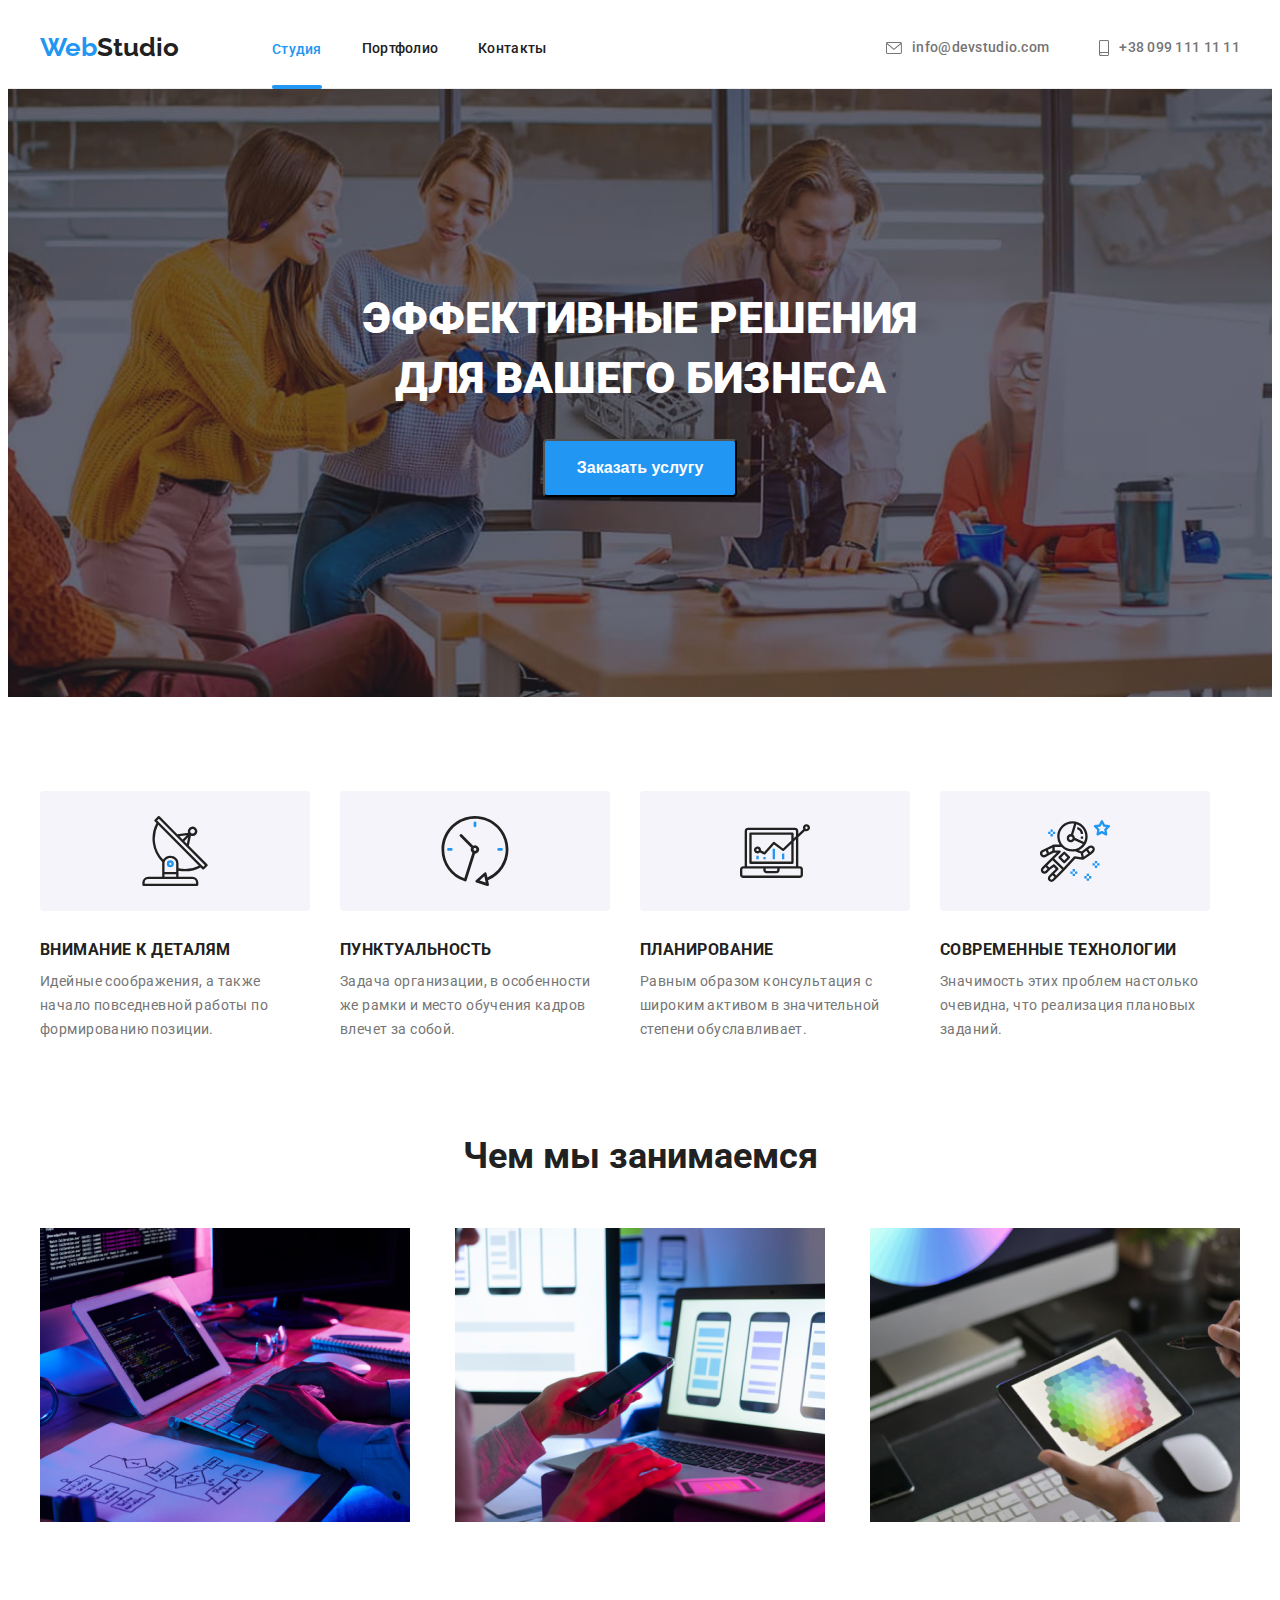
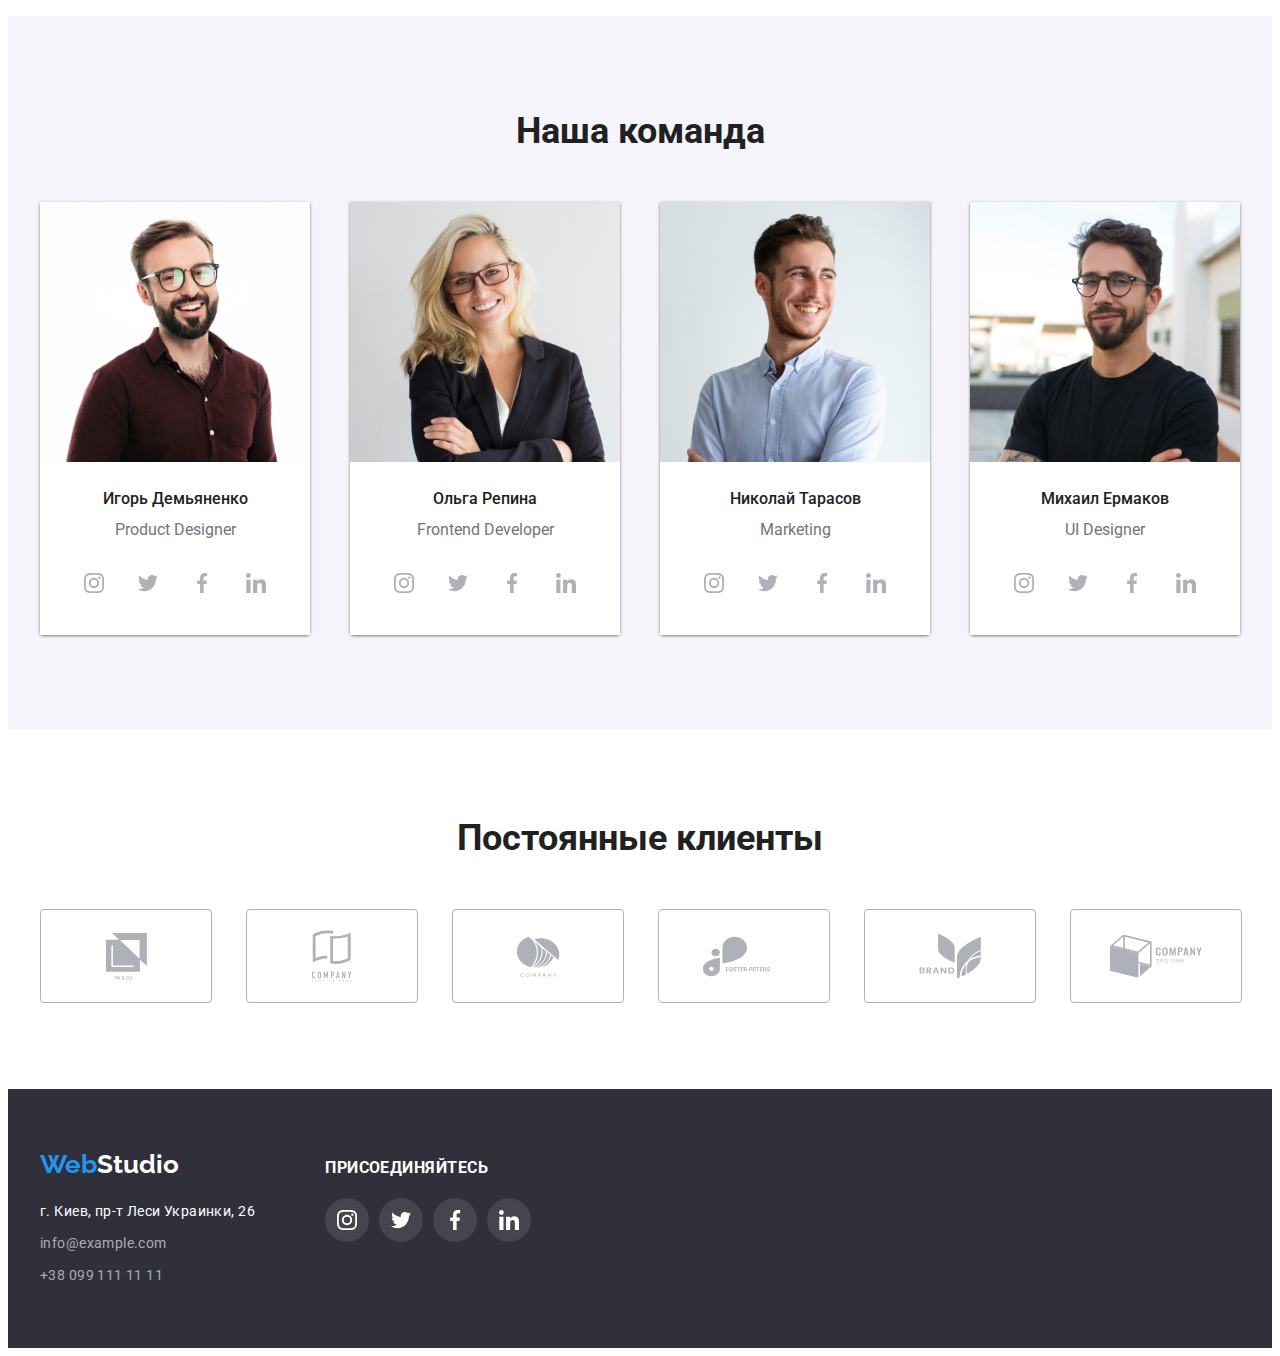
<file: index.html>
<!DOCTYPE html>
<html lang="en">
<head>
    <meta charset="UTF-8">
    <meta http-equiv="X-UA-Compatible" content="IE=edge">
    <meta name="viewport" content="width=device-width, initial-scale=1.0">
    <title>Document</title>
    <link rel="preconnect" href="https://fonts.gstatic.com">
    <link href="https://fonts.googleapis.com/css2?family=Raleway:wght@700&family=Roboto:wght@400;500;700;900&display=swap"
        rel="stylesheet">
    <link rel="stylesheet" href="https://cdnjs.cloudflare.com/ajax/libs/modern-normalize/1.1.0/modern-normalize.min.css"
        integrity="sha512-wpPYUAdjBVSE4KJnH1VR1HeZfpl1ub8YT/NKx4PuQ5NmX2tKuGu6U/JRp5y+Y8XG2tV+wKQpNHVUX03MfMFn9Q=="
        crossorigin="anonymous" referrerpolicy="no-referrer" />
    <link rel="stylesheet" href="./css/styles.css">
</head>

<body>
    <header class="header-bord">
        <div class="container header-cont">
            <nav class="navigation">
                <a class="logo link" href="./index.html"><span class="logo-text">Web</span>Studio</a>
                <ul class="menu">
                    <li class="menu-item list">
                        <a class="menu-link link current header-link" href="">Студия</a>
                    </li>
                    <li class="menu-item list">
                        <a class="menu-link link header-link" href="./portfolio.html">Портфолио</a>
                    </li>
                    <li class="menu-item list">
                        <a class="menu-link link header-link" href="">Контакты</a>
                    </li>
                </ul>
            </nav>
            
            <ul class="auth-nav list header">
                <li>
                    <a class="mail-link link header-link" href="mailto:info@devstudio.com">
                        <svg class="icon-mail">
                            <use href="./images/sprite.svg#icon-envelope"></use>
                        </svg>
                        info@devstudio.com
                    </a>
                </li>
                <li>
                    <a class="tel-link link header-link" href="tel:+380991111111">
                        <svg class="icon-phon">
                            <use href="./images/sprite.svg#icon-smartphone"></use>
                        </svg>
                        +38 099 111 11 11
                    </a>
                </li>
            </ul>
        </div>
    </header>
    <main>
        <section class="hero">
                <div class="container">
                    <h1 class="hero-title down">ЭФФЕКТИВНЫЕ РЕШЕНИЯ <br /> ДЛЯ ВАШЕГО БИЗНЕСА</h1>
                
                    <button class="modal-btn" type="button">Заказать услугу</button>
                </div>
        </section>
        
        <section class="skill down">
            <div class="container">
                <h2 class="skill-title visually-hidden">Заголовок</h2>
                    <ul class="skill-roster list"> 
                        <li class="skill-item">
                            <div class="icon-group">
                                <svg width="70px" height="70px">
                                    <use href="./images/sprite.svg#icon-antenna"></use>
                                </svg>
                            </div>
                            <h3 class="roster-title roster-down">Внимание к деталям</h3>
                            <p class="skill-description">Идейные соображения, а также начало повседневной работы по формированию позиции.</p>
                            
                        </li>
                        <li class="skill-item">
                            <div class="icon-group">
                                <svg width="70px" height="70px">
                                    <use href="./images/sprite.svg#icon-clock"></use>
                                </svg>
                            </div>
                            <h3 class="roster-title roster-down" >Пунктуальность</h3>
                            <p class="skill-description" >Задача организации, в особенности же рамки и место обучения кадров влечет за собой.</p>
                        </li>
                        <li class="skill-item">
                            <div class="icon-group">
                                <svg width="70px" height="70px">
                                    <use href="./images/sprite.svg#icon-diagram-1"></use>
                                </svg>
                            </div>
                            <h3 class="roster-title roster-down">Планирование</h3>
                            <p class="skill-description" >Равным образом консультация с широким активом в значительной степени обуславливает.</p>
                        </li>
                        <li class="skill-item">
                            <div class="icon-group">
                                <svg width="70px" height="70px">
                                    <use href="./images/sprite.svg#icon-astronaut"></use>
                                </svg>
                            </div>
                            <h3 class="roster-title roster-down" >Современные технологии</h3>
                            <p class="skill-description">Значимость этих проблем настолько очевидна, что реализация плановых заданий.</p>
                        </li>
                </ul>
            </div>
        </section>
        
        <section class="section-work">
            <Div class="container">
            <h2 class="work" lang="ru">Чем мы занимаемся</h2>
            <ul class="work-roster list " >
                <li class="worktop"><img src="./images/зображення_роб._cтолу1.jpg" alt="зображення робочого столу" width="370" height="294"></li>
                <li class="worktop"><img src="./images/зображення_роб._cтолу2.jpg" alt="зображення робочого столу" width="370" height="294"></li>
                <li class="worktop"><img src="./images/зображення_роб._cтолу3.jpg" alt="зображення робочого столу" width="370" height="294"></li>
            </ul>
            </Div>
        </section>
        
        <section class="team" >
            <div class="container">
                <h2 class="team-title">Наша команда</h2>
                <ul class="team-roster list">
                    <li class="team-list">
                        <img src="./images/фото_Игорь_Демьяненко.jpg" alt="foto Product Designer Игорь Демьяненко" width="270" height="260">
                        <div class="team-describe">
                            <h3 class="team-member">Игорь Демьяненко</h3>
                            <p class="team-activity">Product Designer</p>
                            <ul class="social-list list">
                                <li class="social-list-team">
                                    <a href="" class="social-list-link">
                                        <svg class="social-list-icon">
                                            <use class="icon-social" href="./images/sprite.svg#icon-instagram"></use>                                      
                                        </svg>
                                    </a>
                                </li>
                                <li class="social-list-team">
                                    <a href="" class="social-list-link">
                                        <svg class="social-list-icon">
                                            <use href="./images/sprite.svg#icon-twitter"></use>
                                        </svg>
                                    </a>
                                </li>
                                <li class="social-list-team">
                                    <a href="" class="social-list-link">
                                        <svg class="social-list-icon">
                                            <use href="./images/sprite.svg#icon-facebook"></use>
                                        </svg>
                                    </a>
                                </li>
                                <li class="social-list-team">
                                    <a href="" class="social-list-link">
                                        <svg class="social-list-icon"> 
                                            <use href="./images/sprite.svg#icon-linkedin"></use>
                                        </svg>
                                    </a>
                                </li>
                            </ul>
                        </div>
                    </li>

                    <li class="team-list">
                        <img src="./images/фото_Ольга_Репина.jpg" alt="foto Frontend Developer Ольга Репина" width="270" height="260">
                        <div class="team-describe">
                            <h3 class="team-member">Ольга Репина</h3>
                            <p class="team-activity">Frontend Developer</p>
                            <ul class="social-list list">
                                <li class="social-list-team">
                                    <a href="" class="social-list-link">
                                        <svg class="social-list-icon">
                                            <use class="icon-social" href="./images/sprite.svg#icon-instagram"></use>
                                        </svg>
                                    </a>
                                </li>
                                <li class="social-list-team">
                                    <a href="" class="social-list-link">
                                        <svg class="social-list-icon">
                                            <use href="./images/sprite.svg#icon-twitter"></use>
                                        </svg>
                                    </a>
                                </li>
                                <li class="social-list-team">
                                    <a href="" class="social-list-link">
                                        <svg class="social-list-icon">
                                            <use href="./images/sprite.svg#icon-facebook"></use>
                                        </svg>
                                    </a>
                                </li>
                                <li class="social-list-team">
                                    <a href="" class="social-list-link">
                                        <svg class="social-list-icon">
                                            <use href="./images/sprite.svg#icon-linkedin"></use>
                                        </svg>
                                    </a>
                                </li>
                            </ul>
                        </div>
                    </li>

                    <li class="team-list">
                        <img src="./images/фото_Николай_Тарасов.jpg" alt="foto Marketing Михаил Ермаков" width="270" height="260">
                        <div class="team-describe">
                            <h3 class="team-member" >Николай Тарасов</h3>
                            
                            <P class="team-activity">Marketing</P>
                            <ul class="social-list list">
                                <li class="social-list-team">
                                    <a href="" class="social-list-link">
                                        <svg class="social-list-icon">
                                            <use class="icon-social" href="./images/sprite.svg#icon-instagram"></use>
                                        </svg>
                                    </a>
                                </li>
                                <li class="social-list-team">
                                    <a href="" class="social-list-link">
                                        <svg class="social-list-icon">
                                            <use href="./images/sprite.svg#icon-twitter"></use>
                                        </svg>
                                    </a>
                                </li>
                                <li class="social-list-team">
                                    <a href="" class="social-list-link">
                                        <svg class="social-list-icon">
                                            <use href="./images/sprite.svg#icon-facebook"></use>
                                        </svg>
                                    </a>
                                </li>
                                <li class="social-list-team">
                                    <a href="" class="social-list-link">
                                        <svg class="social-list-icon">
                                            <use href="./images/sprite.svg#icon-linkedin"></use>
                                        </svg>
                                    </a>
                                </li>
                            </ul>
                        </div>
                    </li>

                    <li class="team-list">
                        <img src="./images/фото_Михаил_Ермаков.jpg" alt="foto UI Designer Михаил Ермаков " width="270" height="260">
                        <div class="team-describe">
                            <h3 class="team-member">Михаил Ермаков</h3>
                            <p class="team-activity">UI Designer</p>
                            <ul class="social-list list">
                                <li class="social-list-team">
                                    <a href="" class="social-list-link">
                                        <svg class="social-list-icon">
                                            <use class="icon-social" href="./images/sprite.svg#icon-instagram"></use>
                                        </svg>
                                    </a>
                                </li>
                                <li class="social-list-team">
                                    <a href="" class="social-list-link">
                                        <svg class="social-list-icon">
                                            <use href="./images/sprite.svg#icon-twitter"></use>
                                        </svg>
                                    </a>
                                </li>
                                <li class="social-list-team">
                                    <a href="" class="social-list-link">
                                        <svg class="social-list-icon">
                                            <use href="./images/sprite.svg#icon-facebook"></use>
                                        </svg>
                                    </a>
                                </li>
                                <li class="social-list-team">
                                    <a href="" class="social-list-link">
                                        <svg class="social-list-icon">
                                            <use href="./images/sprite.svg#icon-linkedin"></use>
                                        </svg>
                                    </a>
                                </li>
                            </ul>
                        </div>
                    </li>
                </ul>
            </div>
        </section>

        <section class="clients">
            <div class="container">
                <h2 class="team-title">Постоянные клиенты</h2>
                
                    <ul class="clients-list list">
                        <li class="icon-list">
                            <a href="" class="icon-list-link">
                                <svg class="clients-list-icon" width="41px" height="47px">
                                    <use class="icon-social" href="./images/sprite.svg#icon-group"></use>
                                </svg>
                            </a>
                        </li>
                            <li class="icon-list">
                                <a href="" class="icon-list-link">
                                    <svg class="clients-list-icon" width="40px" height="52px">
                                        <use class="icon-social" href="./images/sprite.svg#icon-group-1"></use>
                                    
                                    </svg>
                                </a>
                            </li>
                        <li class="icon-list">
                            <a href="" class="icon-list-link">
                                <svg class="clients-list-icon" width="44px" height="41px">
                                    <use class="icon-social" href="./images/sprite.svg#icon-group3"></use>
                                </svg>
                            </a>
                        </li>
                        <li class="icon-list">
                            <a href="" class="icon-list-link">
                                <svg class="clients-list-icon" width="85px" height="41px">
                                    <use class="icon-social" href="./images/sprite.svg#icon-group-2"></use>
                                </svg>
                            </a>
                        </li>
                        <li class="icon-list">
                            <a href="" class="icon-list-link">
                                <svg class="clients-list-icon" width="63px" height="46px">
                                    <use class="icon-social" href="./images/sprite.svg#icon-group-3"></use>
                                </svg>
                            </a>
                        </li>
                        <li class="icon-list">
                            <a href="" class="icon-list-link">
                                <svg class="clients-list-icon" width="94px" height="44px">
                                    <use class="icon-social" href="./images/sprite.svg#icon-group-4"></use>
                                </svg>
                            </a>
                        </li>
                        
                    </ul>
                


            </div>
        </section>

    
    </main>

    <footer class="footer">
        <div class="footer-information container">
            
            <div class="logo-second">
                    <a class="logo-footer link" href="./index.html"><span class="logo-text">Web</span><span
                            class="logo-txt">Studio</span>
                    </a>
                
                    <address class="footer-address">
                        <ul class="communication list">
                            <li class="address"><a class="location link" href="">г. Киев, пр-т Леси Украинки, 26</a></li>
                            <li class="footer-mail"><a class="communication-mail link"
                                    href="meilto:info@example.com">info@example.com</a></li>
                            <li class="footer-tel"><a class="communication-tel link" href="tel:+380991111111">+38 099 111 11 11</a></li>
                        </ul>
                    </address>
            </div>
           
            <div class="footer-right-box">
                <h3 class="footer-right-title">присоединяйтесь</h3>
                <ul class="footer-list list">
                    <li>
                        <a href="" class="footer-list-social">
                            <svg class="footer-list-icon">
                                <use href="./images/sprite.svg#icon-instagram" ></use>
                            </svg>
                        </a>
                    </li>
                    <li>
                        <a href="" class="footer-list-social">
                            <svg class="footer-list-icon">
                                <use href="./images/sprite.svg#icon-twitter"></use>
                            </svg>
                        </a>
                    </li>
                    <li>
                        <a href="" class="footer-list-social">
                            <svg class="footer-list-icon">
                                <use href="./images/sprite.svg#icon-facebook"></use>
                            </svg>
                        </a>
                    </li>
                    <li>
                        <a href="" class="footer-list-social">
                            <svg class="footer-list-icon">
                                <use href="./images/sprite.svg#icon-linkedin"></use>
                            </svg>
                        </a>
                    </li>
                </ul>
            </div>
        </div>
    </footer>


</body>

</html>
</file>
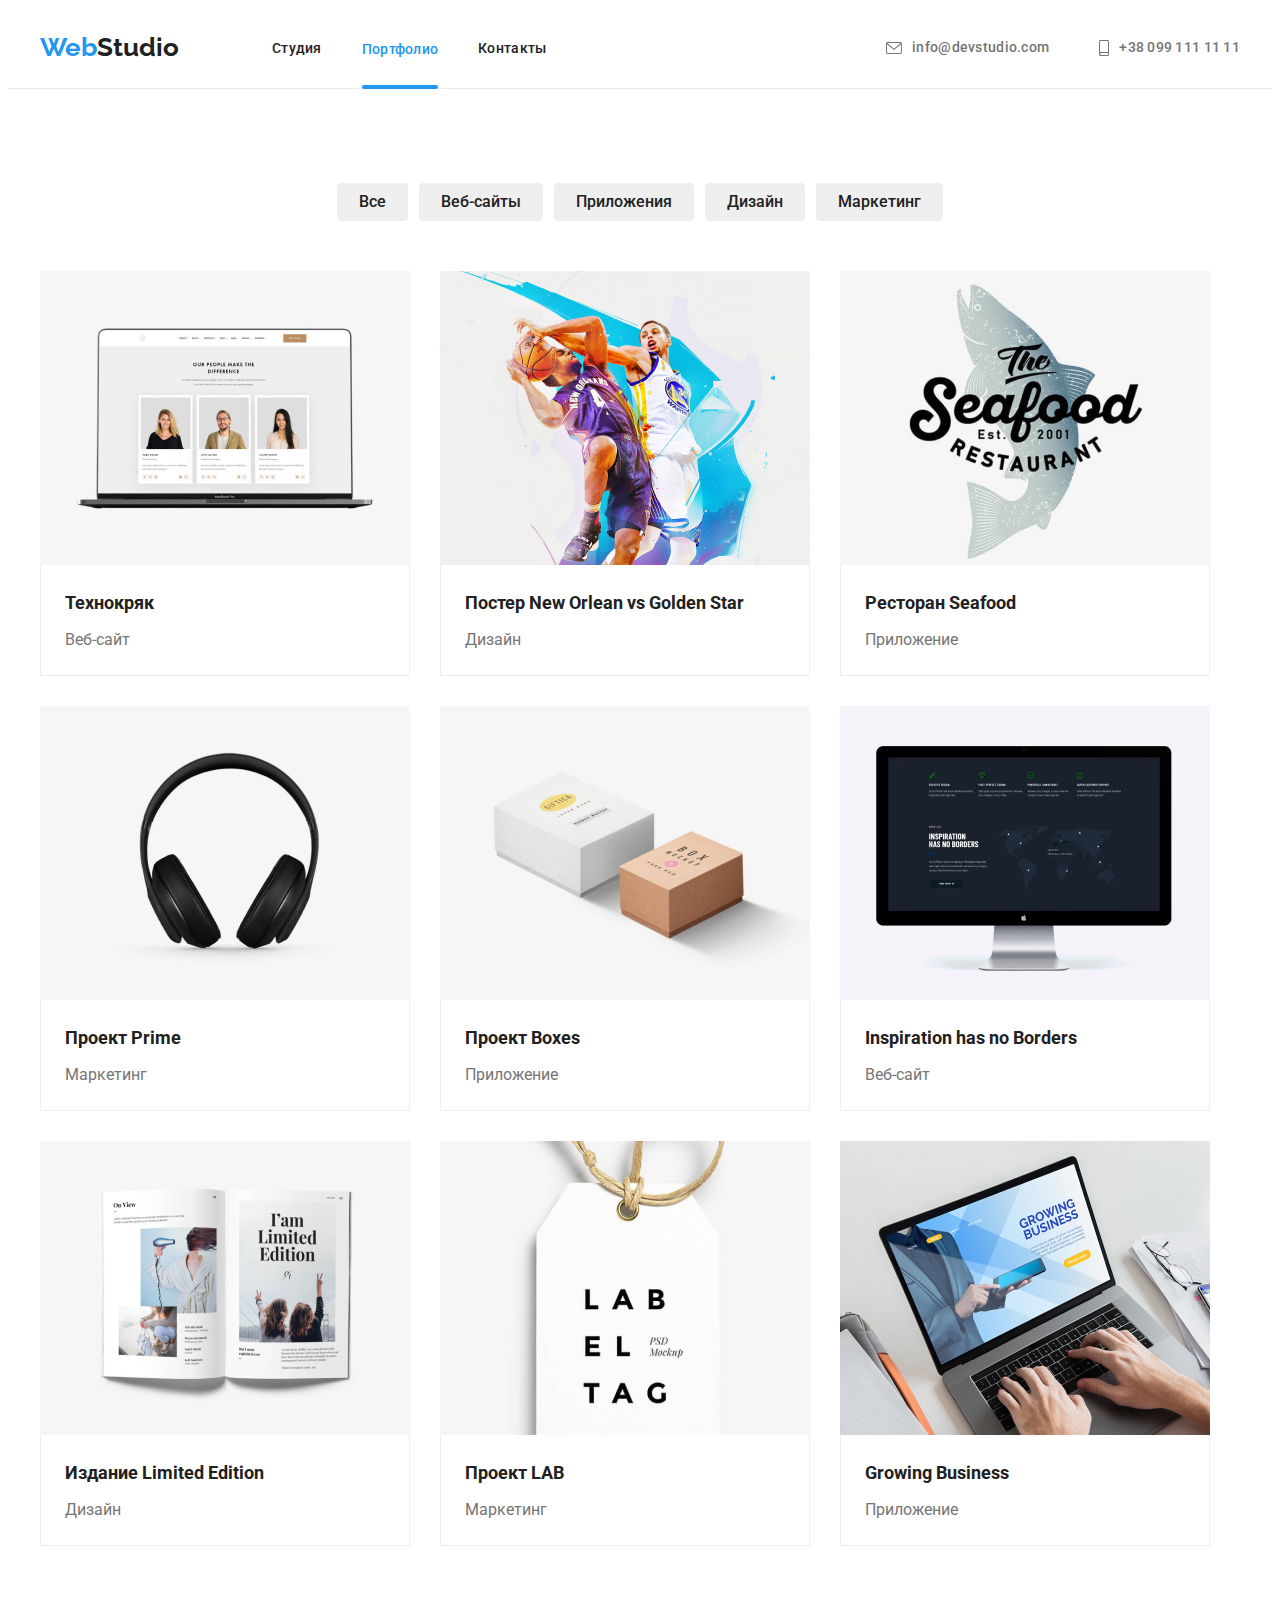
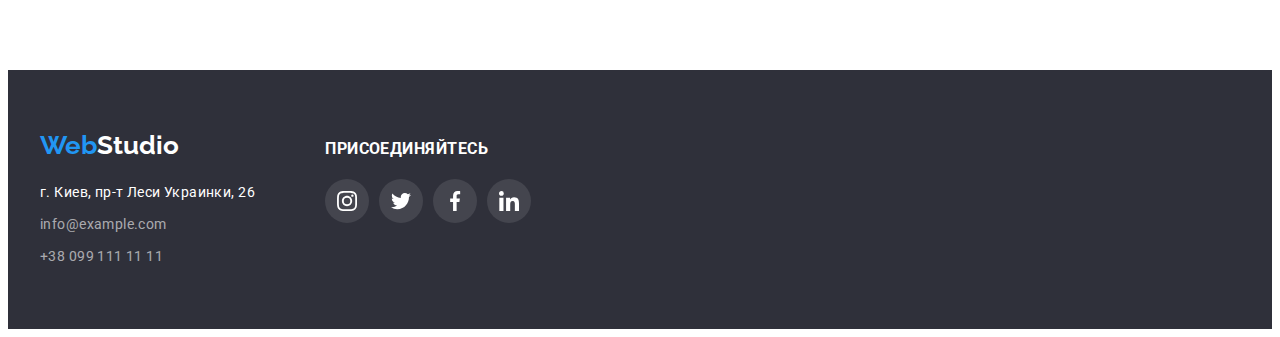
<file: portfolio.html>
<!DOCTYPE html>
<html lang="en">
<head>
    <meta charset="UTF-8">
    <meta http-equiv="X-UA-Compatible" content="IE=edge">
    <meta name="viewport" content="width=device-width, initial-scale=1.0">
    <title>Document</title>
    <link rel="preconnect" href="https://fonts.gstatic.com">
    <link href="https://fonts.googleapis.com/css2?family=Raleway:wght@700&family=Roboto:wght@400;500;700;900&display=swap"
        rel="stylesheet">
    <link rel="stylesheet" href="https://cdnjs.cloudflare.com/ajax/libs/modern-normalize/1.1.0/modern-normalize.min.css"
        integrity="sha512-wpPYUAdjBVSE4KJnH1VR1HeZfpl1ub8YT/NKx4PuQ5NmX2tKuGu6U/JRp5y+Y8XG2tV+wKQpNHVUX03MfMFn9Q=="
        crossorigin="anonymous" referrerpolicy="no-referrer" />
    <link rel="stylesheet" href="./css/styles.css">
</head>

<body>
    
    <header class="header-bord">
        <div class="container header-cont">
            <nav class="navigation">
                <a class="logo link" href="./index.html"><span class="logo-text">Web</span>Studio</a>
                <ul class="menu">
                    <li class="menu-item list">
                        <a class="menu-link link header-link" href="./index.html">Студия</a>
                    </li>
                    <li class="menu-item list">
                        <a class="menu-link link current header-link" href="./portfolio.html">Портфолио</a>
                    </li>
                    <li class="menu-item list">
                        <a class="menu-link link header-link" href="">Контакты</a>
                    </li>
                </ul>
            </nav>
    
            <ul class="auth-nav list header">
                <li>
                    <a class="mail-link link header-link" href="mailto:info@devstudio.com">
                        <svg class="icon-mail">
                            <use href="./images/sprite.svg#icon-envelope"></use>
                        </svg>
                        info@devstudio.com</a>
                </li>
                <li>
                    <a class="tel-link link header-link" href="tel:+380991111111">
                        <svg class="icon-phon">
                            <use href="./images/sprite.svg#icon-smartphone"></use>
                        </svg>
                        +38 099 111 11 11</a>
                </li>
            </ul>
        </div>
    </header>

    <main>
        <section class="section-skill">
            <div class="container">
                <h2 class="skill-title visually-hidden">заголовок</h2>
                <ul class="nav list">
                    <li class="list-butt">
                        <button class="nav-button" type="button">Все</button>
                    </li> 
                    <li class="list-butt">
                        <button class="nav-button" type="button">Веб-сайты</button>
                    </li> 
                    <li class="list-butt">
                        <button class="nav-button" type="button">Приложения</button>
                    </li> 
                    <li class="list-butt">
                        <button class="nav-button" type="button">Дизайн</button>
                    </li> 
                    <li class="list-butt">
                        <button class="nav-button" type="button">Маркетинг</button>
                    </li> 
                </ul>
            
        

        
            
                <ul class="card-list list"> 
                    <li class="portfolio-card">
                        <a class="card-way link" href="">
                            <img class="imgwork" src="./images/зображення_ноутбука.jpg" alt="foto notebook" width="370" height="294">
                            <div class="description">
                                <h3 class="card-title">Технокряк</h3>
                                <p class="card-text">Веб-сайт</p>
                            </div>
                        </a>
                    </li>
                    <li class="portfolio-card">
                        <a class="card-way link" href="">
                            <img class="imgwork" src="./images/зображення_баскетболістів.jpg" alt="foto basketball players" width="370" height="294">
                            <div class="description">
                                <h3 class="card-title">Постер New Orlean vs Golden Star</h3>
                                <p class="card-text">Дизайн</p>
                            </div>
                        </a>
                    </li>
                    <li class="portfolio-card">
                        <a class="card-way link" href="">
                            <img class="imgwork" src="./images/зображення_акули.jpg" alt="foto shark" width="370" height="294">
                            <div class="description">
                                <h3 class="card-title">Ресторан Seafood</h3>
                                <p class="card-text">Приложение</p>
                            </div>
                        </a>
                    </li>
                    <li class="portfolio-card">
                        <a class="card-way link" href="">
                            <img class="imgwork" src="./images/зображення_навушники.jpg" alt="foto headphone" width="370" height="294">
                            <div class="description">
                                <h3 class="card-title">Проект Prime</h3>
                                <p class="card-text">Маркетинг</p>
                            </div>
                        </a>
                    </li>
                    <li class="portfolio-card">
                        <a class="card-way link" href="">
                            <img class="imgwork" src="./images/зображення_коробок.jpg" alt="foto Boxes" width="370" height="294">
                            <div class="description">
                                <h3 class="card-title">Проект Boxes</h3>
                                <p class="card-text">Приложение</p>
                            </div>
                        </a>
                    </li>
                    <li class="portfolio-card">
                        <a class="card-way link" href="">
                            <img class="imgwork" src="./images/зображення_монітора.jpg" alt="foto monitor" width="370" height="294">
                            <div class="description">
                                <h3 class="card-title">Inspiration has no Borders</h3>
                                <p class="card-text">Веб-сайт</p>
                            </div>
                        </a>
                    </li>
                    <li class="portfolio-card">
                        <a class="card-way link" href="">
                            <img class="imgwork" src="./images/зображення_журнала.jpg" alt="foto magazine" width="370" height="294">
                            <div class="description">
                                <h3 class="card-title">Издание Limited Edition</h3>
                                <p class="card-text">Дизайн</p>
                            </div>
                        </a>
                    </li>
                    <li class="portfolio-card">
                        <a class="card-way link" href="">
                            <img class="imgwork"  src="./images/зображенння_ярлика.jpg" alt="foto label" width="370" height="294">
                            <div class="description">
                                <h3 class="card-title">Проект LAB</h3>
                                <p class="card-text">Маркетинг</p>
                            </div>
                        </a>
                    </li>
                    <li class="portfolio-card">
                        <a class="card-way link" href="">
                            <img class="imgwork" src="./images/зображення_робочого_столу.jpg" alt="foto Growing Business" width="370" height="294">
                            <div class="description">
                                <h3 class="card-title">Growing Business</h3>
                                <p class="card-text">Приложение</p>
                            </div>
                        </a>
                    </li>
                </Ul>
            </div>
        </section>
    </main>

    <footer class="footer">
        <div class="footer-information container">
    
            <div class="logo-second">
                <a class="logo-footer link" href="./index.html"><span class="logo-text">Web</span><span
                        class="logo-txt">Studio</span>
                </a>
    
                <address class="footer-address">
                    <ul class="communication list">
                        <li class="address"><a class="location link" href="">г. Киев, пр-т Леси Украинки, 26</a></li>
                        <li class="footer-mail"><a class="communication-mail link"
                                href="meilto:info@example.com">info@example.com</a></li>
                        <li class="footer-tel"><a class="communication-tel link" href="tel:+380991111111">+38 099 111 11
                                11</a></li>
                    </ul>
                </address>
            </div>
    
            <div class="footer-right-box">
                <h3 class="footer-right-title">присоединяйтесь</h3>
                <ul class="footer-list list">
                    <li>
                        <a href="" class="footer-list-social">
                            <svg class="footer-list-icon">
                                <use href="./images/sprite.svg#icon-instagram"></use>
                            </svg>
                        </a>
                    </li>
                    <li>
                        <a href="" class="footer-list-social">
                            <svg class="footer-list-icon">
                                <use href="./images/sprite.svg#icon-twitter"></use>
                            </svg>
                        </a>
                    </li>
                    <li>
                        <a href="" class="footer-list-social">
                            <svg class="footer-list-icon">
                                <use href="./images/sprite.svg#icon-facebook"></use>
                            </svg>
                        </a>
                    </li>
                    <li>
                        <a href="" class="footer-list-social">
                            <svg class="footer-list-icon">
                                <use href="./images/sprite.svg#icon-linkedin"></use>
                            </svg>
                        </a>
                    </li>
                </ul>
            </div>
        </div>
    </footer>
</body>
</html>
</file>
<file: css/styles.css>
html {
  box-sizing: border-box;
}

* *::before,
*::after {
  box-sizing: inherit;
}

:root {
  --main-font: "Roboto", sans-serif;
  --secondary-font: "Raleway", sans-serif;
  --accent-color: #212121;
  --secondary-color: #2196f3;
  --third-color: #757575;
  --white-color: #ffffff;
}
body {
  font-family: var(--main-font);
  font-style: normal;
  font-weight: normal;
  font-size: 14px;
}

.list {
  list-style: none;
}
.link {
  text-decoration: none;
}
.visually-hidden{
  position: absolute;
  clip: rect(0 0 0 0);
  width: 1px;
  height: 1px;
  margin: -1px;
}

h1,
h2,
h3,
h4,
h5,
h6,
p {
  margin-top: 0;
  margin-bottom: 0;
}

ul,
ol {
  margin-top: 0;
  margin-bottom: 0;
}

.container {
  width: 1200px;
  padding-left: 15px;
  padding-right: 15px;
  margin: 0 auto;
}
img {
  display: block;
}
/*розметка  heder}*/
.header-link {
  padding-top: 32px;
  padding-bottom: 32px;
}
.header-bord {
  border-bottom: 1px solid #ECECEC;
}
.header-cont {
  display: flex;
  align-items: center;
}
.navigation {
  display: flex;
  align-items: center;
}

.auth-nav {
  display: flex;
  align-items: center;
  margin-left: auto;
  
  padding-left: 0px;
}

.logo {
  padding-top: 24px;
  padding-bottom: 25px;
  margin-right: 93px;
}
.logo-footer{
  padding: auto;
}
.menu {
  display: flex;
  align-items: center;
  padding-left: 0px;
}
.menu-item:not(:last-child) {
  margin-right: 40px;
}

.mail-link
{
  align-items: center;
  margin-left: auto;
  margin-right: 50px;
  
}

.mail-link,
.tel-link{
  text-decoration: none;
  font-weight: 500;
  text-align: center;
   color: var(--text-color);
}
.icon-mail,
.icon-phon{
  width: 16px;
  height: 12px;
  margin-right: 10px;
  fill: currentColor;
}
.icon-phon{
  width: 10px;
  height: 16px;
}
.mail-link:hover,
.mail-link:focus{
  color: var(--secondary-color);
  fill: var(--secondary-color);
}
.tel-link:hover,
.tel-link:focus{
  color: var(--secondary-color);
  fill: var(--secondary-color);
}
.icon-mail:hover,
.icon-mail:focus{
  fill: var(--secondary-color);
}
.icon-phon:hover,
.icon-phon:focus{
  fill: var(--secondary-color);
}


/*розметка  heder}*/

/* header 1htm*/
.logo,
.logo-footer,
.logo-text {
  font-family: var(--secondary-font);
  font-weight: bold;
  font-size: 26px;
  line-height: 1.19;
  

  color: var(--accent-color);
}
.logo-text {
  color: var(--secondary-color);
}
.logo-txt {
  color: var(--white-color);
}
.menu-link {
  font-weight: 500;
  line-height: 1.14;
  letter-spacing: 0.02em;

  color: var(--accent-color);
}

.menu-link:hover,
.menu-link:focus {
  color: var(--secondary-color);
}

.menu-link.current:after{
content:"";
width: 100%;
height: 4px;

background: #2196F3;
border-radius: 2px;
display: block;
margin-top: 28px;
margin-bottom: -34px;

}

.current {
  color: var(--secondary-color);
}

.mail-link,
.tel-link {
  display: flex;
  align-items: center;
  font-weight: 500;
  line-height: 1.14;
  letter-spacing: 0.02em;

  color: var(--third-color);
}
.tel-link{
  display: flex;
  align-items: center;
}



/* hero 1htm*/
/* розметка hero*/
.hero-title {
  font-family: var(--main-font);
  font-weight: 900;
  font-size: 44px;
  line-height: 1.36;
  margin-bottom: 30px;
  color: var(--white-color);
}

.modal-btn {
  background-color: var(--secondary-color);
  box-shadow: 0px 4px 4px rgba(0, 0, 0, 0.15);
  font-weight: bold;
  font-size: 16px;
  line-height: 1.88;
  cursor: pointer;

  padding: 12px 32px;

  border-radius: 4px;

  color: var(--white-color);
}
/*розметка  hero}*/

/* skill 1htm*/
.skill-roster {
  display: flex;
padding-left: 0;
margin-left: 0;

}
.skill {
  padding-top: 94px;
}
.team,
.section-work,
.section-skill{
  padding-top: 94px;
  padding-bottom: 94px;
  
}
.team-roste r{
  margin-bottom: 94px;
}
.clients{
padding-top: 88px;
padding-bottom: 88px;
}
/* розметка skill*/
.roster-down {
  margin-bottom: 10px;
}
/* розметка skill*/

.roster-title {
  font-weight: bold;
  line-height: 1.14;
  letter-spacing: 0.03em;
  text-transform: uppercase;

  color: var(--accent-color);
}
.skill-item {
  flex-basis: calc((100%-120) / 4);
  width: 270px;
}
.skill-item:not(:first-child){
  margin-left: 30px;
}

  
.item-down:not(:last-child) {
  margin-left: 30px;
}
.skill-description {
  font-family: var(--main-font);
  font-size: 14px;
  line-height: 24px;

  letter-spacing: 0.03em;
  color: var(--third-color);
}

/* work 1htm*/
.work-roster{
  display: flex;
  padding-left: 0;
  justify-content: space-between;
  margin-top: 50px;
}
/*team-title*/
.work {
  font-weight: bold;
  font-size: 36px;
  line-height: 1.17;

  text-align: center;
margin-bottom: 50px;
  color: var(--accent-color);
  margin: 0px;
}
.worktop{
  width: 370px;
}

.team-title {
  font-weight: bold;
  font-size: 36px;
  line-height: 1.17;

  text-align: center;
  margin-bottom: 50px;
  color: var(--accent-color);
  margin: 0px;
}

.team-member {
  font-size: 16px;
  line-height: 0.84;
  font-weight: 500;

  text-align: center;
  color: var(--accent-color);
}

.team-activity {
  font-size: 16px;
  line-height: 1.89;
margin-top: 10px;
margin-bottom: 16px;
  text-align: center;

  color: var(--third-color);
}

/*logo link*/
.location {
  font-style: normal;
  line-height: 1.71;
  letter-spacing: 0.03em;
  
  color: var(--white-color);
}

.communication-mail,
.communication-tel {
  font-style: normal;
  line-height: 1.71;
  letter-spacing: 0.03em;

  color: rgba(255, 255, 255, 0.6);
}
.communication-mail:hover,
.communication-mail:focus {
  color: var(--secondary-color);
}

.communication-tel:hover,
.communication-tel:focus {
  color: var(--secondary-color);
}

/* portfolio.2htm*/

.nav-button {
  font-family: var(--main-font);
  font-weight: 500;
  font-style: normal;
  font-size: 16px;
  line-height: 1.62;
  cursor: pointer;
  border: none;
  border-radius: 4px;
  padding: 6px 22px;

  

  color: var(--accent-color);
}

.nav-button:hover,
.nav-button:focus {
  background-color: var(--secondary-color);
  color: var(--white-color);
  box-shadow: 0px 3px 1px rgba(0, 0, 0, 0.1), 0px 1px 2px rgba(0, 0, 0, 0.08), 0px 2px 2px rgba(0, 0, 0, 0.12);
 border-radius: 4px;
}

.card-title {
  font-family: var(--main-font);
  font-weight: bold;
  font-size: 18px;
  line-height: 2;

  color: var(--accent-color);

}

.card-text {
  font-family: var(--main-font);
  font-size: 16px;
  line-height: 1.88;
  margin-top: 4px;


  color: var(--third-color);
}
.description{
  padding: 20px 24px;
  border-left: 1px solid #EEEEEE;
  border-right: 1px solid #EEEEEE;
  border-bottom: 1px solid #EEEEEE;


}

/* fon*/
.hero {
  padding-top: 200px;
  padding-bottom: 200px;
  text-align: center;
  
  color: var(--white-color);
  background: #C4C4C4;
  background-image: linear-gradient( to right, 
  rgba(47, 48, 58, 0.4), 
  rgba(47, 48, 58, 0.4) ),
    url(../images/bd.jpg);
  background-repeat: no-repeat;
  background-position: center;
  background-size: cover;
  max-width: 1600px;
  margin: auto;
}

.footer {
  background: #2f303a;
  padding-top: 60px;
  padding-bottom: 60px;
}
.footer-address{
  margin-top: 20px;
}
.footer-mail{
  margin-top: 8px;
}
.footer-tel{
  margin-top: 8px;

}
/*team-title*/
.team{
  background-color: #F5F4FA;
  
}
.team-member,
.team-activity{
  background-color: #FFFFFF;
  border-radius: 3px
}
.team-roster{
 display: flex;
 padding-left: 0px;
justify-content: space-between;
margin-top: 50px;

}
.team-describe{
  padding: 30px;
  padding-left: 32px;
  padding-right: 32px;
  background-color: var(--white-color);
}
  
.team-list{
  box-shadow: 0px 1px 3px var(--third-color);
  border-radius: 0px 0px 4px 4px;
}

/*footer*/


.communication {
  margin: 0px;
  padding-left: 0px;
 
}
.footer-right-title{
font-weight: bold;
line-height: 1.14;
letter-spacing: 0.03em;
text-transform: uppercase;
margin-bottom: 20px;

color: var(--white-color);
}

/*портфолио*/
.nav{
  text-align: center;
  padding: 0px;
  margin-bottom: 50px;
  
}
.list-butt{
  display: inline-block;
}
  .list-butt:not(:last-child){
margin-right: 8px;

  }

.card-list{
  padding: 0px;
  display: flex;
  flex-wrap: wrap;
  
}
.portfolio-card{
  width: 370px;
  margin-right: 30px;
  margin-bottom: 30px;
  
}
.portfolio-card:nth-child(3n){
  margin-right: 0px;
}

.card-way:hover,
.card-way:focus{        
display: block;
box-shadow: 0px 1px 1px 
rgba(0, 0, 0, 0.12), 0px 4px 4px 
rgba(0, 0, 0, 0.06), 1px 4px 6px 
rgba(0, 0, 0, 0.16);
}
.imgwork{
  width: 370px;

}

.social-list{
  padding: 0;
  display: flex;
  justify-content: space-between;
  
}
.social-list-icon{
  width: 20px;
  height: 20px;
  
}
.social-list-link{
  display: flex;
  
  align-items: center;
  justify-content: center;
  width: 44px;
  height: 44px;
  border-radius: 50%;
  fill: #AFB1B8;
  background-color: #ffffff;
}

.social-list-link:hover,
.social-list-link:focus {
fill: #ffffff;
background-color: #2196F3;
}

/* clients*/

.footer-information{
  display: flex;
  align-items: baseline;
}
.logo-second{
  margin-right: 70px;
}

.footer-right-box{
  width: 206px;
  
}
.footer-list{
  display: flex;
  align-items: baseline;
  justify-content: space-between;
  padding:0;
  
}
.footer-list-social{
  display: flex;
  align-items: center;
  justify-content: center;
  width: 44px;
  height: 44px;
  border-radius: 50%;
  background-color: rgb(100%, 100%, 100%, 0.1);
  fill: #ffffff;
  
}

.footer-list-social:hover,
.footer-list-social:focus{
  background-color: var(--secondary-color)      ;
}
.footer-list-icon{
  width: 20px;
  height: 20px;
 
}

.icon-group{
  display: flex;
  align-items: center;
  justify-content: center;

  width: 270px;
  height: 120px;
  
  background: #f5f4fa;
  border-radius: 4px;

  margin-bottom: 30px;
}

.clients-list-icon{
  display: flex;
  align-items: center;
  justify-content: center;
}
.clients-list{
margin-top: 50px;
display: flex;
justify-content: space-between;
padding-left: 0px;
  
}
.icon-list{
width: 170px;
height: 92px;

}
.icon-list-link{
display: flex;
justify-content: center;
align-items: center;
border: 1px solid #afb1b8;
border-radius: 4px;
width: 100%;
height: 100%;
fill: #AFB1B8;
}

.icon-list-link:hover,
.icon-list-link:focus{
  fill: var(--secondary-color);
}

.icon-list:hover,
.icon-list:focus{
  border: 1px solid #2196F3;
border-radius: 4px;
}
</file>
